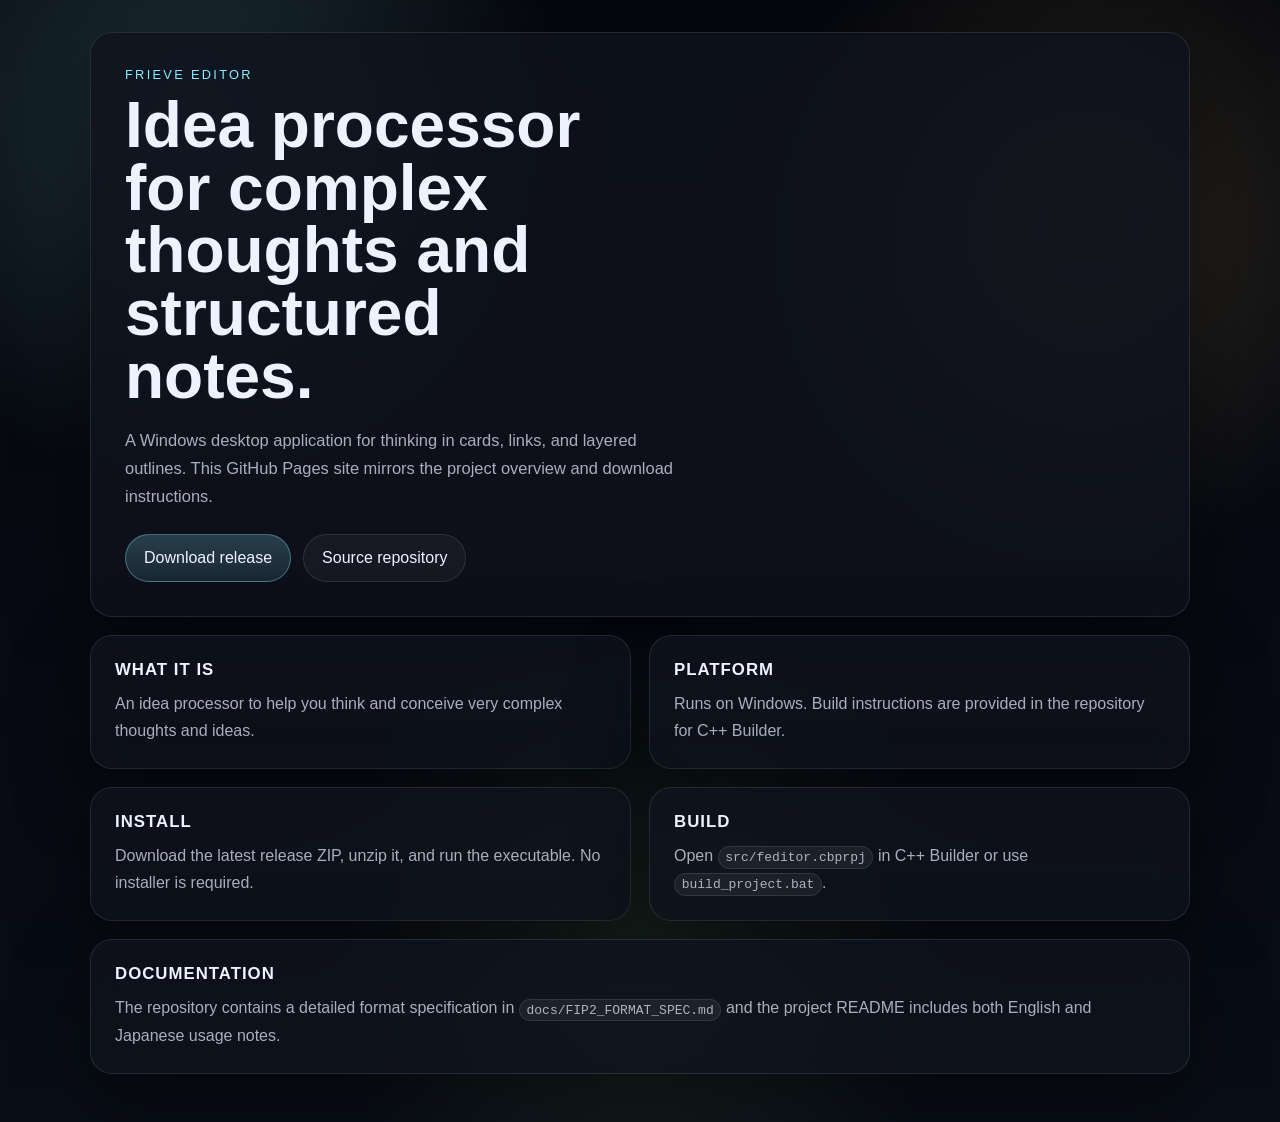
<file: docs/index.html>
<!DOCTYPE html>
<html lang="en">
<head>
  <meta charset="UTF-8">
  <meta name="viewport" content="width=device-width, initial-scale=1.0">
  <title>Frieve Editor</title>
  <link rel="stylesheet" href="./style.css">
</head>
<body>
  <main class="page">
    <section class="hero">
      <p class="eyebrow">Frieve Editor</p>
      <h1>Idea processor for complex thoughts and structured notes.</h1>
      <p class="lede">
        A Windows desktop application for thinking in cards, links, and layered outlines.
        This GitHub Pages site mirrors the project overview and download instructions.
      </p>
      <div class="actions">
        <a class="button primary" href="https://github.com/Frieve-A/Frieve-Editor/releases">Download release</a>
        <a class="button" href="https://github.com/bonsai/Frieve-Editor">Source repository</a>
      </div>
    </section>

    <section class="grid">
      <article class="card">
        <h2>What it is</h2>
        <p>An idea processor to help you think and conceive very complex thoughts and ideas.</p>
      </article>
      <article class="card">
        <h2>Platform</h2>
        <p>Runs on Windows. Build instructions are provided in the repository for C++ Builder.</p>
      </article>
      <article class="card">
        <h2>Install</h2>
        <p>Download the latest release ZIP, unzip it, and run the executable. No installer is required.</p>
      </article>
      <article class="card">
        <h2>Build</h2>
        <p>Open <code>src/feditor.cbprpj</code> in C++ Builder or use <code>build_project.bat</code>.</p>
      </article>
    </section>

    <section class="card wide">
      <h2>Documentation</h2>
      <p>
        The repository contains a detailed format specification in <code>docs/FIP2_FORMAT_SPEC.md</code>
        and the project README includes both English and Japanese usage notes.
      </p>
    </section>
  </main>
</body>
</html>
</file>
<file: docs/style.css>
:root {
  color-scheme: dark;
  --bg: #080a10;
  --panel: rgba(15, 19, 30, 0.82);
  --panel-strong: rgba(9, 12, 20, 0.96);
  --line: rgba(255, 255, 255, 0.10);
  --text: #eef2ff;
  --muted: rgba(238, 242, 255, 0.7);
  --accent: #8be9fd;
  --accent-2: #f2c66d;
  --shadow: 0 24px 80px rgba(0, 0, 0, 0.45);
  --radius: 22px;
  font-family: "Segoe UI", "Yu Gothic UI", "Hiragino Kaku Gothic ProN", sans-serif;
}

* {
  box-sizing: border-box;
}

html,
body {
  margin: 0;
  min-height: 100%;
  color: var(--text);
  background:
    radial-gradient(circle at 15% 10%, rgba(139, 233, 253, 0.18), transparent 25%),
    radial-gradient(circle at 85% 20%, rgba(242, 198, 109, 0.16), transparent 24%),
    radial-gradient(circle at 50% 85%, rgba(157, 255, 131, 0.10), transparent 28%),
    linear-gradient(180deg, #05070d 0%, #090d16 100%);
}

body {
  padding: 32px 18px 48px;
}

a {
  color: inherit;
  text-decoration: none;
}

.page {
  max-width: 1100px;
  margin: 0 auto;
  display: grid;
  gap: 18px;
}

.hero,
.card {
  border: 1px solid var(--line);
  background: var(--panel);
  backdrop-filter: blur(18px);
  box-shadow: var(--shadow);
  border-radius: var(--radius);
}

.hero {
  padding: 34px;
}

.eyebrow {
  margin: 0 0 12px;
  color: var(--accent);
  letter-spacing: 0.18em;
  text-transform: uppercase;
  font-size: 0.8rem;
}

h1 {
  margin: 0;
  font-size: clamp(2.2rem, 5vw, 4.5rem);
  line-height: 0.98;
  max-width: 13ch;
}

.lede {
  max-width: 62ch;
  color: var(--muted);
  font-size: 1.03rem;
  line-height: 1.7;
  margin: 18px 0 0;
}

.actions {
  display: flex;
  flex-wrap: wrap;
  gap: 12px;
  margin-top: 24px;
}

.button {
  display: inline-flex;
  align-items: center;
  justify-content: center;
  min-height: 48px;
  padding: 0 18px;
  border-radius: 999px;
  border: 1px solid var(--line);
  background: rgba(255, 255, 255, 0.04);
}

.button.primary {
  border-color: rgba(139, 233, 253, 0.35);
  background: linear-gradient(180deg, rgba(139, 233, 253, 0.22), rgba(139, 233, 253, 0.10));
}

.grid {
  display: grid;
  grid-template-columns: repeat(2, minmax(0, 1fr));
  gap: 18px;
}

.card {
  padding: 24px;
}

.card h2 {
  margin: 0 0 10px;
  font-size: 1.05rem;
  letter-spacing: 0.06em;
  text-transform: uppercase;
}

.card p {
  margin: 0;
  color: var(--muted);
  line-height: 1.7;
}

.card.wide {
  grid-column: 1 / -1;
}

code {
  padding: 0.18rem 0.42rem;
  border-radius: 999px;
  border: 1px solid var(--line);
  background: rgba(255, 255, 255, 0.06);
}

@media (max-width: 760px) {
  body {
    padding: 18px 14px 36px;
  }

  .hero,
  .card {
    padding: 20px;
  }

  .grid {
    grid-template-columns: 1fr;
  }
}
</file>
